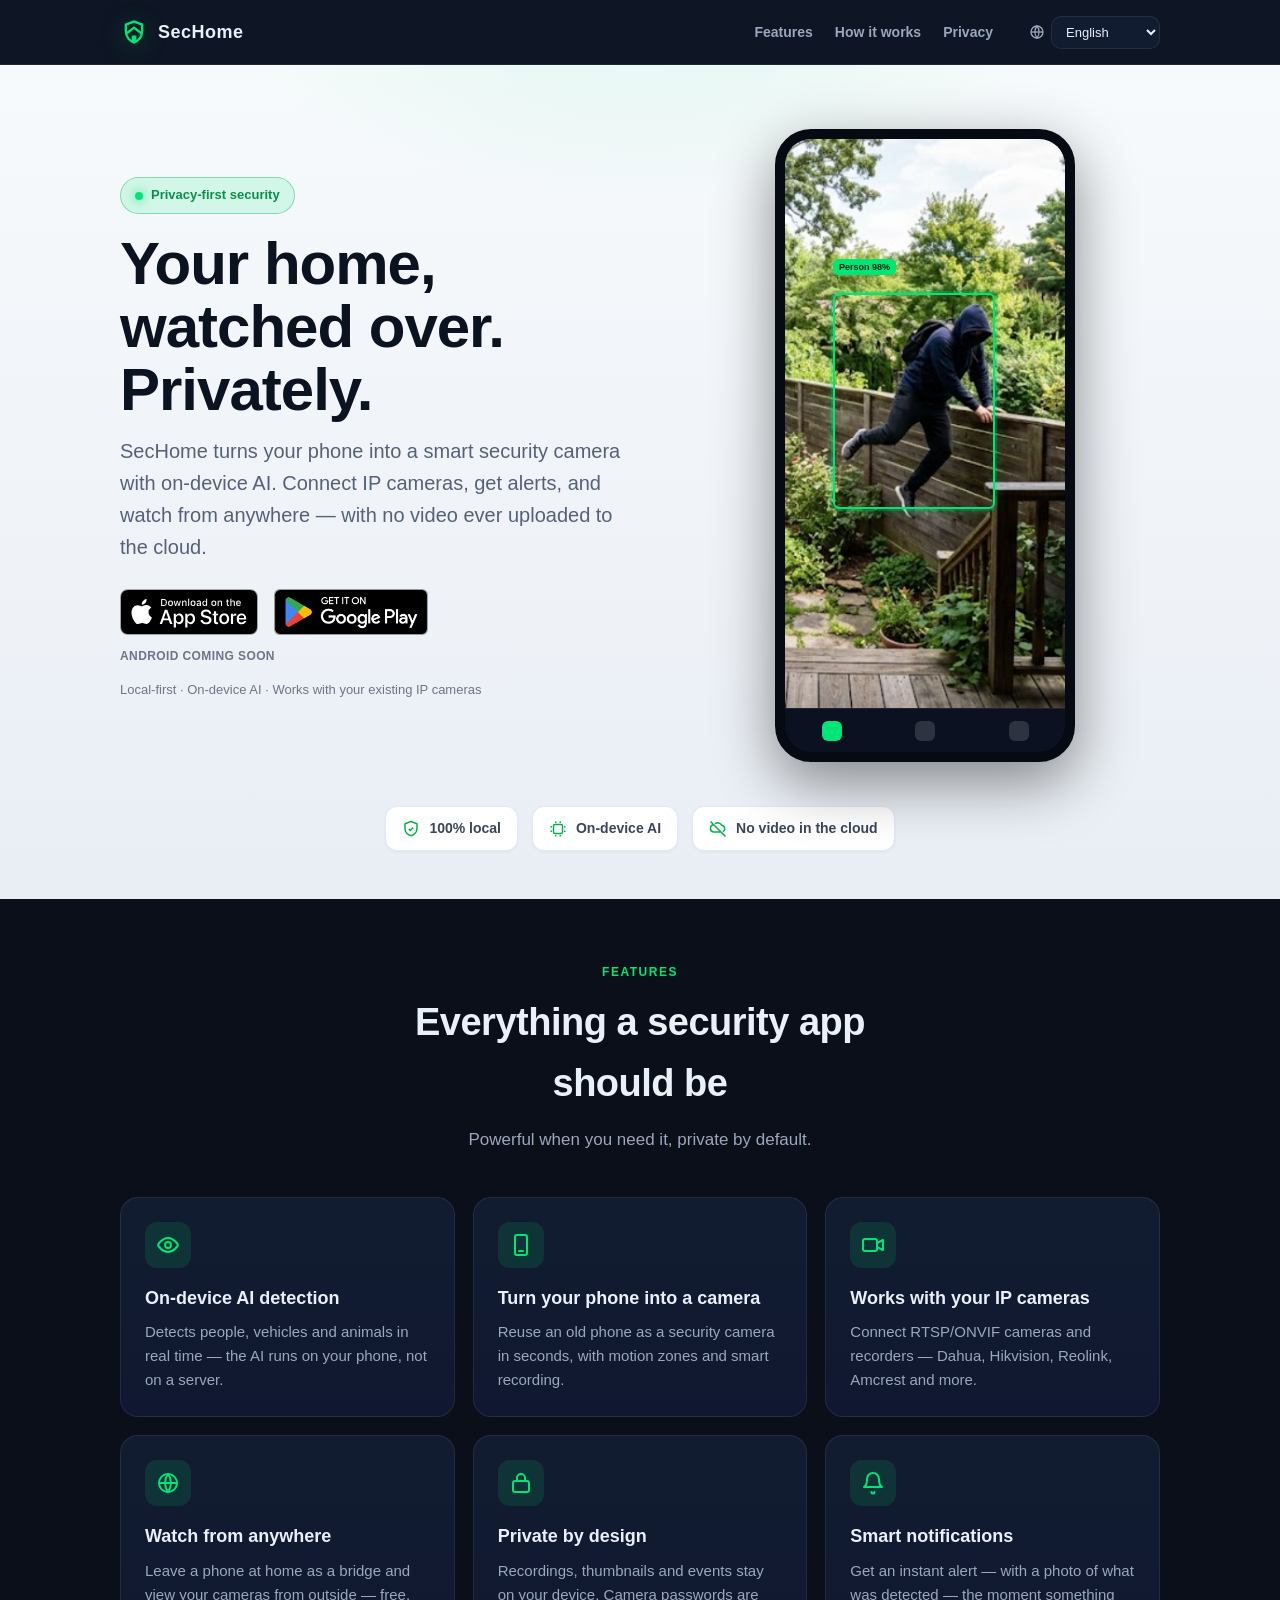
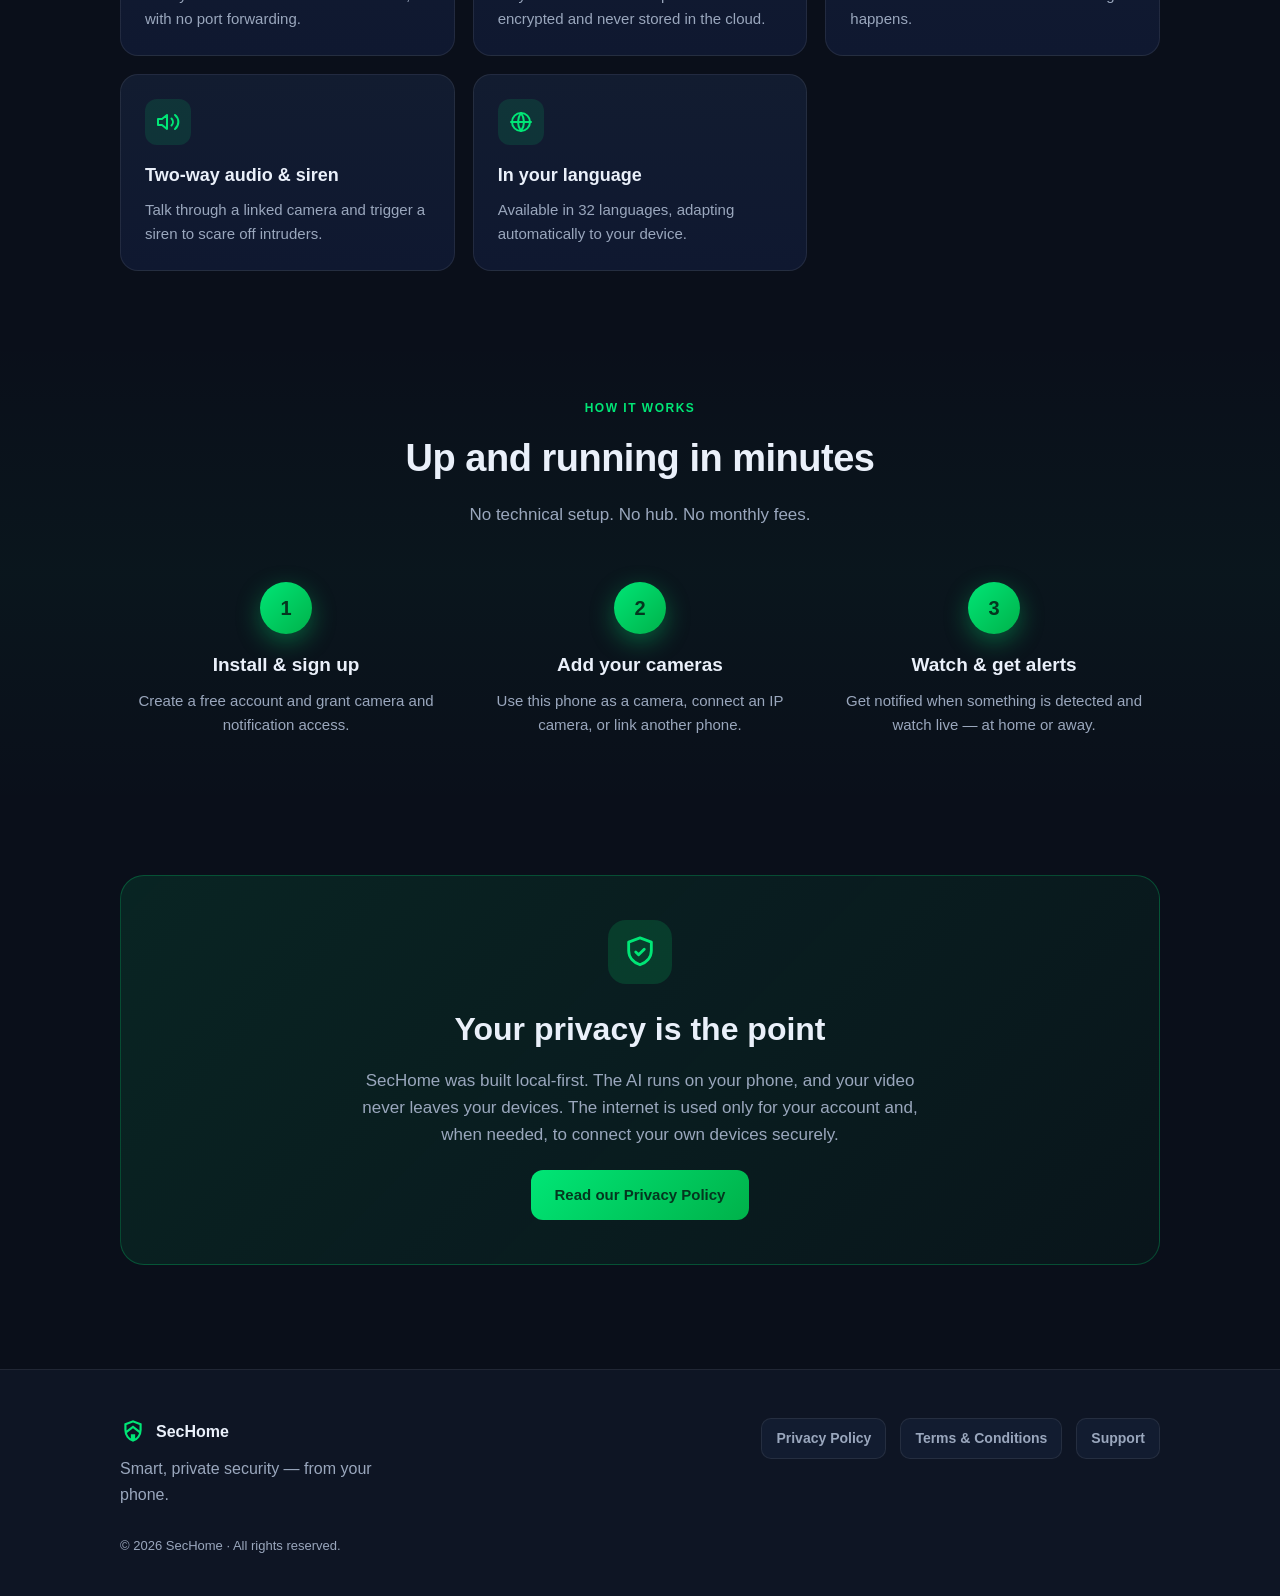
<file: index.html>
<!doctype html>
<html lang="en">
<head>
<meta charset="utf-8">
<meta name="viewport" content="width=device-width, initial-scale=1">
<title>SecHome — Smart home security from your phone</title>
<meta name="description" content="Turn your phone into a smart, private security camera.">
<link rel="icon" href="data:image/svg+xml,%3Csvg xmlns='http://www.w3.org/2000/svg' viewBox='0 -960 960 960'%3E%3Cpath fill='%2300E676' d='M480-80q-139-35-229.5-159.5T160-516v-244l320-120 320 120v244q0 152-90.5 276.5T480-80Z'/%3E%3C/svg%3E">
<link rel="stylesheet" href="assets/styles.css?v=6">
</head>
<body>

<header class="site"><div class="wrap nav">
  <a class="logo" href="index.html">
    <svg viewBox="0 -960 960 960" fill="#00E676" aria-hidden="true"><path d="M480-80q-139-35-229.5-159.5T160-516v-244l320-120 320 120v244q0 152-90.5 276.5T480-80Zm0-499L256-405q19 63 56 114.5t88 86.5v-156h160v156q51-35 88-86.5T704-405L480-579Zm0-216-240 90v189q0 5 .5 11t.5 11l239-186 239 186q0-5 .5-11t.5-11v-189l-240-90Z"/></svg>
    <b>SecHome</b>
  </a>
  <nav class="links">
    <a href="#features" data-i18n="nav_features">Features</a>
    <a href="#how" data-i18n="nav_how">How it works</a>
    <a href="privacy.html" data-i18n="nav_privacy">Privacy</a>
  </nav>
  <div class="langbox">
    <svg viewBox="0 0 24 24" fill="none" stroke="currentColor" stroke-width="2"><circle cx="12" cy="12" r="9"/><path d="M3 12h18"/><path d="M12 3a15 15 0 0 1 0 18 15 15 0 0 1 0-18Z"/></svg>
    <select id="langSel" aria-label="Language"></select>
  </div>
</div></header>

<main>
  <!-- HERO -->
  <section class="hero"><div class="wrap">
    <div class="hero-grid">
      <div class="hero-copy">
        <span class="badge"><span class="dot"></span><span data-i18n="hero_badge">Privacy-first security</span></span>
        <h1 data-i18n="hero_title">Your home, watched over. Privately.</h1>
        <p class="sub" data-i18n="hero_sub">SecHome turns your phone into a smart security camera with on-device AI.</p>
        <div class="cta-row">
          <a class="badge-link badge-appstore" href="https://apps.apple.com/us/app/sechome-cameras-ai/id6812426340" target="_blank" rel="noopener" aria-label="Download on the App Store"><img src="assets/appstore.svg" alt="Download on the App Store"></a>
          <a class="badge-link badge-googleplay" href="#" aria-label="Get it on Google Play"><img src="assets/googleplay.png?v=2" alt="Get it on Google Play"></a>
        </div>
        <p class="store-soon" data-i18n="store_soon">Coming soon</p>
        <p class="note" data-i18n="hero_note">Local-first · On-device AI · Works with your existing IP cameras</p>
      </div>

      <!-- Mockup -->
      <div class="hero-media">
        <div class="mock">
          <div class="glow"></div>
          <div class="phone"><div class="screen">
            <div class="cam">
              <img src="assets/intruder.png" alt="">
              <div class="box" style="left:17%;top:27%;width:58%;height:38%"></div>
              <div class="tag" style="left:17%;top:21%">Person 98%</div>
            </div>
            <div class="bar"><i class="on"></i><i></i><i></i></div>
          </div></div>
        </div>
      </div>
    </div>

    <div class="trust">
      <span class="pill"><svg viewBox="0 0 24 24" fill="none" stroke="currentColor" stroke-width="2"><path d="M12 2 4 5v6c0 5 3.5 8.5 8 10 4.5-1.5 8-5 8-10V5l-8-3Z"/><path d="m9 12 2 2 4-4"/></svg><span data-i18n="trust_1">100% local</span></span>
      <span class="pill"><svg viewBox="0 0 24 24" fill="none" stroke="currentColor" stroke-width="2"><rect x="6" y="6" width="12" height="12" rx="2"/><path d="M9 2v2M15 2v2M9 20v2M15 20v2M2 9h2M2 15h2M20 9h2M20 15h2"/></svg><span data-i18n="trust_2">On-device AI</span></span>
      <span class="pill"><svg viewBox="0 0 24 24" fill="none" stroke="currentColor" stroke-width="2"><path d="m2 2 20 20M5.8 6.2A5 5 0 0 0 6 16h10M18.4 15.5A4.5 4.5 0 0 0 17 7a6 6 0 0 0-9-2"/></svg><span data-i18n="trust_3">No video in the cloud</span></span>
    </div>
  </div></section>

  <!-- FEATURES -->
  <section id="features"><div class="wrap">
    <div class="section-h">
      <div class="kicker" data-i18n="feat_kicker">Features</div>
      <h2 data-i18n="feat_title">Everything a security app should be</h2>
      <p data-i18n="feat_sub">Powerful when you need it, private by default.</p>
    </div>
    <div class="grid">
      <div class="card"><div class="ic"><svg viewBox="0 0 24 24" fill="none" stroke="currentColor" stroke-width="2" stroke-linecap="round" stroke-linejoin="round"><path d="M2 12s3.5-7 10-7 10 7 10 7-3.5 7-10 7-10-7-10-7Z"/><circle cx="12" cy="12" r="3"/></svg></div><h3 data-i18n="f1_t">On-device AI detection</h3><p data-i18n="f1_d"></p></div>
      <div class="card"><div class="ic"><svg viewBox="0 0 24 24" fill="none" stroke="currentColor" stroke-width="2" stroke-linecap="round" stroke-linejoin="round"><rect x="6" y="2" width="12" height="20" rx="2"/><line x1="10" y1="18" x2="14" y2="18"/></svg></div><h3 data-i18n="f2_t">Turn your phone into a camera</h3><p data-i18n="f2_d"></p></div>
      <div class="card"><div class="ic"><svg viewBox="0 0 24 24" fill="none" stroke="currentColor" stroke-width="2" stroke-linecap="round" stroke-linejoin="round"><rect x="2" y="6" width="14" height="12" rx="2"/><path d="m16 10 6-3v10l-6-3"/></svg></div><h3 data-i18n="f3_t">Works with your IP cameras</h3><p data-i18n="f3_d"></p></div>
      <div class="card"><div class="ic"><svg viewBox="0 0 24 24" fill="none" stroke="currentColor" stroke-width="2" stroke-linecap="round" stroke-linejoin="round"><circle cx="12" cy="12" r="9"/><path d="M3 12h18"/><path d="M12 3a15 15 0 0 1 0 18 15 15 0 0 1 0-18Z"/></svg></div><h3 data-i18n="f4_t">Watch from anywhere</h3><p data-i18n="f4_d"></p></div>
      <div class="card"><div class="ic"><svg viewBox="0 0 24 24" fill="none" stroke="currentColor" stroke-width="2" stroke-linecap="round" stroke-linejoin="round"><rect x="4" y="10" width="16" height="11" rx="2"/><path d="M8 10V7a4 4 0 0 1 8 0v3"/></svg></div><h3 data-i18n="f5_t">Private by design</h3><p data-i18n="f5_d"></p></div>
      <div class="card"><div class="ic"><svg viewBox="0 0 24 24" fill="none" stroke="currentColor" stroke-width="2" stroke-linecap="round" stroke-linejoin="round"><path d="M6 8a6 6 0 0 1 12 0c0 7 3 8 3 8H3s3-1 3-8"/><path d="M10.5 21a1.5 1.5 0 0 0 3 0"/></svg></div><h3 data-i18n="f6_t">Smart notifications</h3><p data-i18n="f6_d"></p></div>
      <div class="card"><div class="ic"><svg viewBox="0 0 24 24" fill="none" stroke="currentColor" stroke-width="2" stroke-linecap="round" stroke-linejoin="round"><path d="M11 5 6 9H2v6h4l5 4V5Z"/><path d="M15.5 8.5a5 5 0 0 1 0 7M19 5a9 9 0 0 1 0 14"/></svg></div><h3 data-i18n="f7_t">Two-way audio & siren</h3><p data-i18n="f7_d"></p></div>
      <div class="card"><div class="ic"><svg viewBox="0 0 24 24" fill="none" stroke="currentColor" stroke-width="2" stroke-linecap="round" stroke-linejoin="round"><circle cx="12" cy="12" r="9"/><path d="M2 12h20M12 3a15 15 0 0 1 0 18 15 15 0 0 1 0-18Z"/></svg></div><h3 data-i18n="f8_t">In your language</h3><p data-i18n="f8_d"></p></div>
    </div>
  </div></section>

  <!-- HOW IT WORKS -->
  <section id="how" style="background:linear-gradient(180deg,transparent,rgba(0,230,118,.03),transparent)"><div class="wrap">
    <div class="section-h">
      <div class="kicker" data-i18n="how_kicker">How it works</div>
      <h2 data-i18n="how_title">Up and running in minutes</h2>
      <p data-i18n="how_sub">No technical setup. No hub. No monthly fees.</p>
    </div>
    <div class="steps">
      <div class="step"><div class="num">1</div><h3 data-i18n="s1_t">Install & sign up</h3><p data-i18n="s1_d"></p></div>
      <div class="step"><div class="num">2</div><h3 data-i18n="s2_t">Add your cameras</h3><p data-i18n="s2_d"></p></div>
      <div class="step"><div class="num">3</div><h3 data-i18n="s3_t">Watch & get alerts</h3><p data-i18n="s3_d"></p></div>
    </div>
  </div></section>

  <!-- PRIVACY TEASER -->
  <section><div class="wrap">
    <div class="privacy-teaser">
      <div class="ic"><svg viewBox="0 0 24 24" fill="none" stroke="currentColor" stroke-width="2" stroke-linecap="round" stroke-linejoin="round"><path d="M12 2 4 5v6c0 5 3.5 8.5 8 10 4.5-1.5 8-5 8-10V5l-8-3Z"/><path d="m9 12 2 2 4-4"/></svg></div>
      <h2 data-i18n="pt_title">Your privacy is the point</h2>
      <p data-i18n="pt_body"></p>
      <a class="btn" href="privacy.html"><span data-i18n="pt_cta">Read our Privacy Policy</span></a>
    </div>
  </div></section>
</main>

<footer class="site"><div class="wrap">
  <div class="foot">
    <div>
      <div class="brand"><svg viewBox="0 -960 960 960" fill="#00E676" aria-hidden="true"><path d="M480-80q-139-35-229.5-159.5T160-516v-244l320-120 320 120v244q0 152-90.5 276.5T480-80Zm0-499L256-405q19 63 56 114.5t88 86.5v-156h160v156q51-35 88-86.5T704-405L480-579Zm0-216-240 90v189q0 5 .5 11t.5 11l239-186 239 186q0-5 .5-11t.5-11v-189l-240-90Z"/></svg><span>SecHome</span></div>
      <p style="color:var(--muted);max-width:34ch;margin:12px 0 0" data-i18n="footer_tagline">Smart, private security — from your phone.</p>
    </div>
    <div class="links">
      <a href="privacy.html" data-i18n="footer_privacy">Privacy Policy</a>
      <a href="terms.html" data-i18n="footer_terms">Terms & Conditions</a>
      <a href="support.html" data-i18n="footer_support">Support</a>
    </div>
  </div>
  <div class="foot-bottom">
    <span>© <span data-year>2026</span> SecHome · <span data-i18n="footer_rights">All rights reserved.</span></span>
  </div>
</div></footer>

<script src="assets/i18n.js"></script>
<script src="assets/app.js"></script>
</body>
</html>
</file>
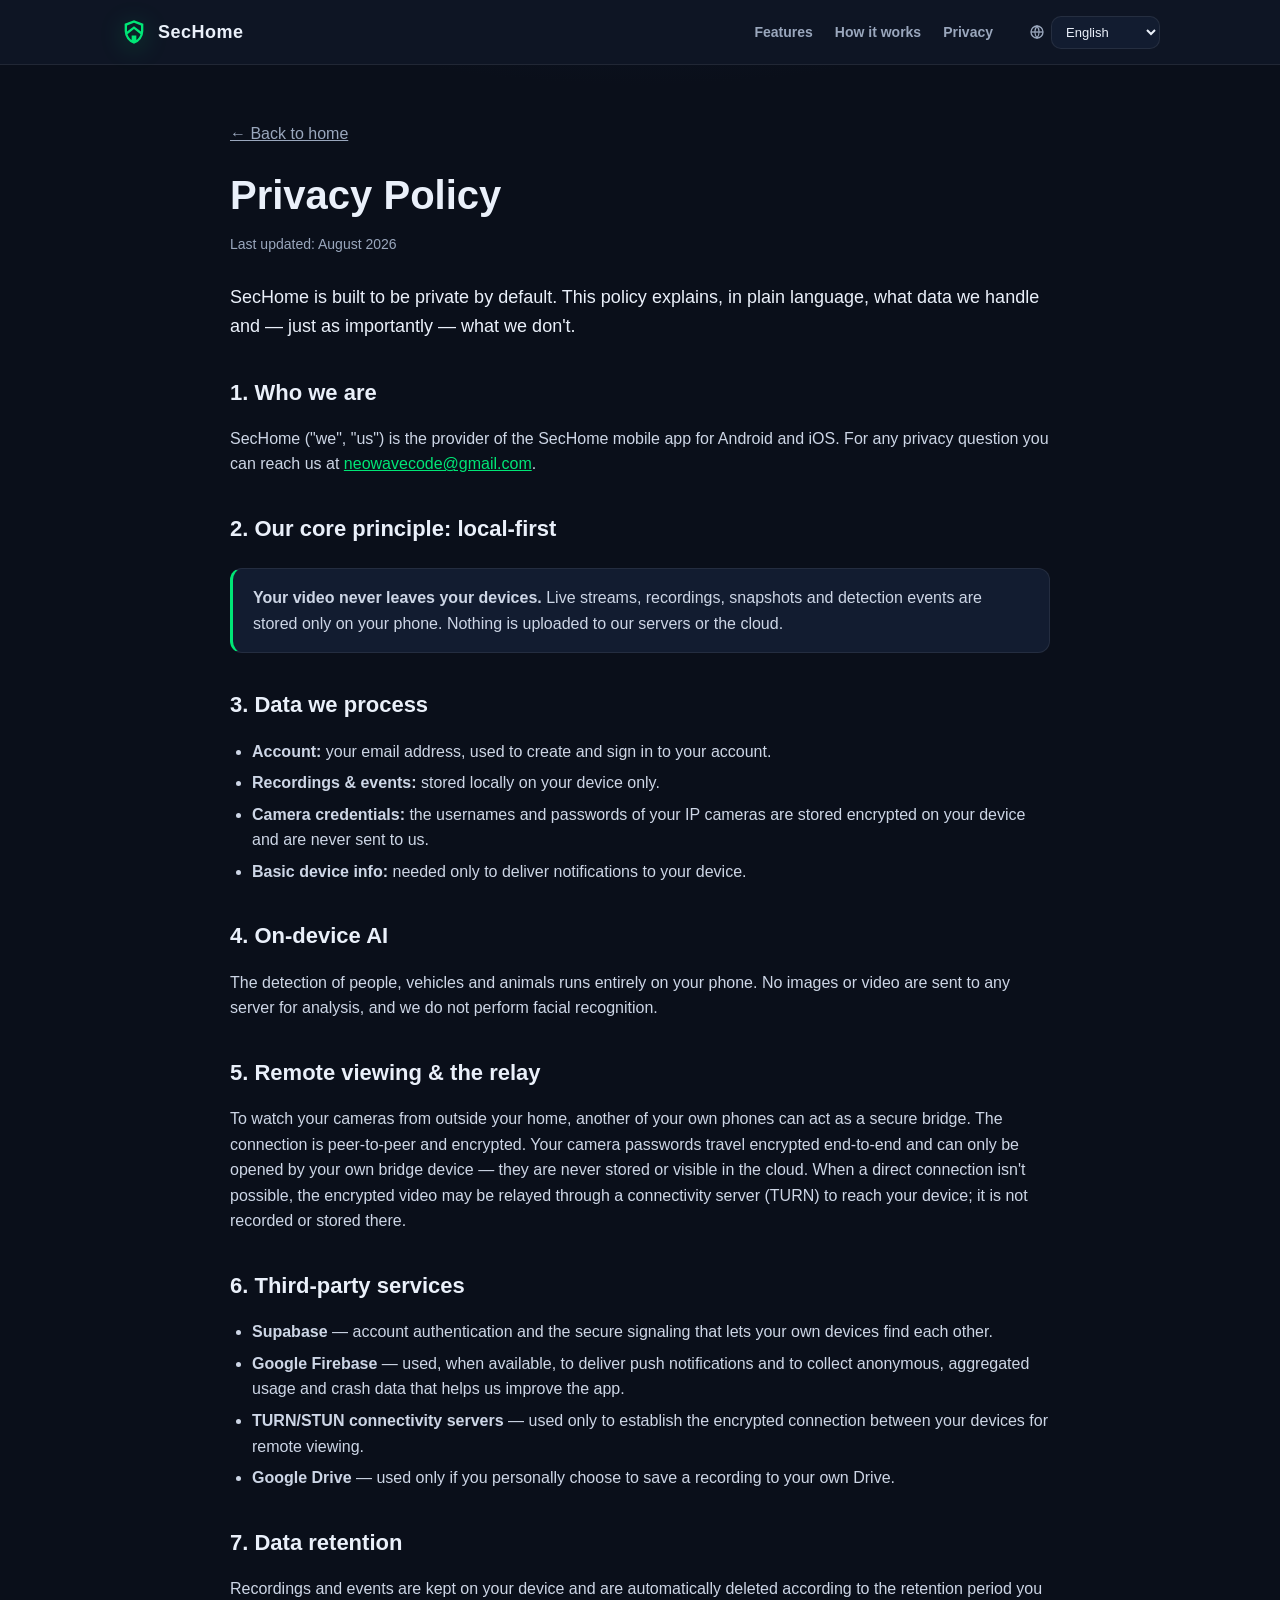
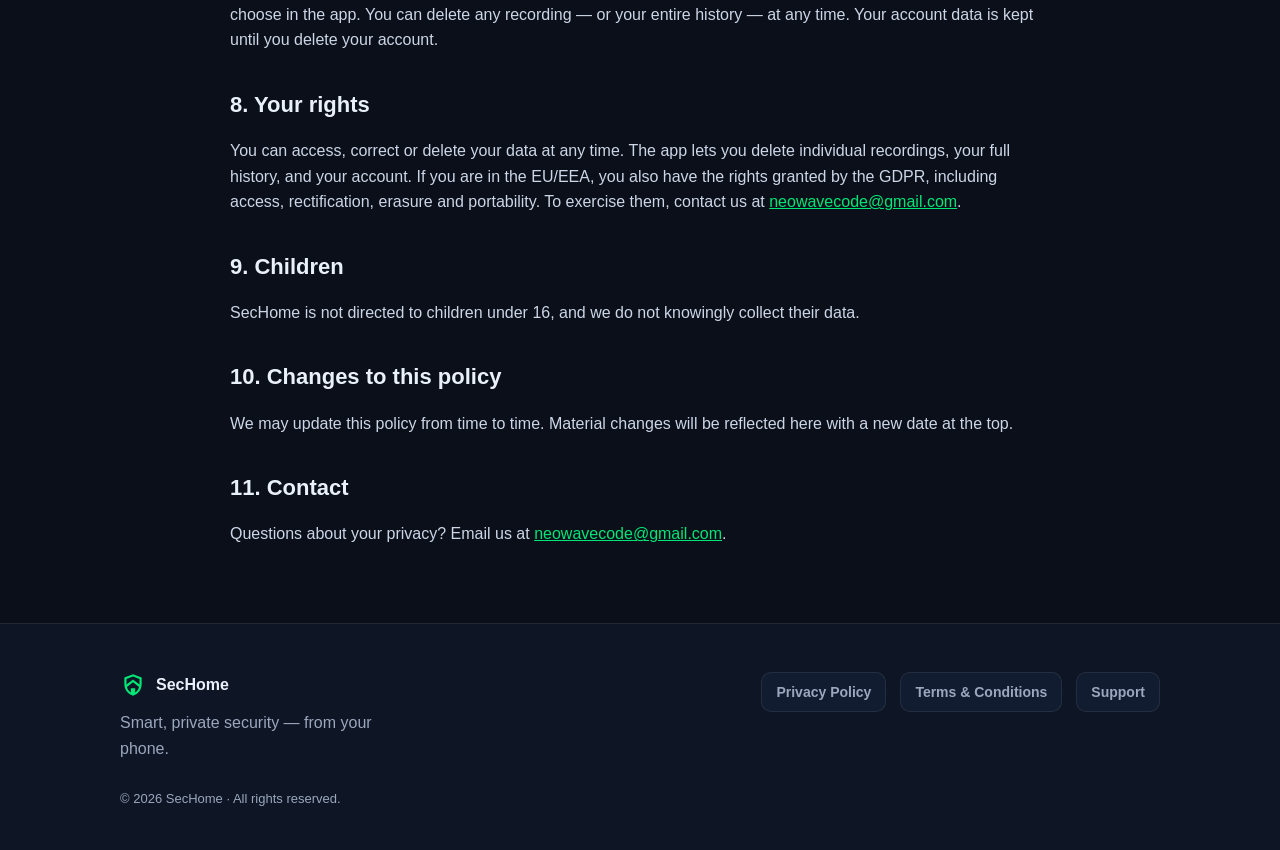
<file: privacy.html>
<!doctype html>
<html lang="en">
<head>
<meta charset="utf-8">
<meta name="viewport" content="width=device-width, initial-scale=1">
<title>Privacy Policy — SecHome</title>
<meta name="description" content="How SecHome protects your privacy.">
<link rel="icon" href="data:image/svg+xml,%3Csvg xmlns='http://www.w3.org/2000/svg' viewBox='0 -960 960 960'%3E%3Cpath fill='%2300E676' d='M480-80q-139-35-229.5-159.5T160-516v-244l320-120 320 120v244q0 152-90.5 276.5T480-80Z'/%3E%3C/svg%3E">
<link rel="stylesheet" href="assets/styles.css">
</head>
<body>

<header class="site"><div class="wrap nav">
  <a class="logo" href="index.html">
    <svg viewBox="0 -960 960 960" fill="#00E676" aria-hidden="true"><path d="M480-80q-139-35-229.5-159.5T160-516v-244l320-120 320 120v244q0 152-90.5 276.5T480-80Zm0-499L256-405q19 63 56 114.5t88 86.5v-156h160v156q51-35 88-86.5T704-405L480-579Zm0-216-240 90v189q0 5 .5 11t.5 11l239-186 239 186q0-5 .5-11t.5-11v-189l-240-90Z"/></svg>
    <b>SecHome</b>
  </a>
  <nav class="links">
    <a href="index.html#features" data-i18n="nav_features">Features</a>
    <a href="index.html#how" data-i18n="nav_how">How it works</a>
    <a href="privacy.html" data-i18n="nav_privacy">Privacy</a>
  </nav>
  <div class="langbox">
    <svg viewBox="0 0 24 24" fill="none" stroke="currentColor" stroke-width="2"><circle cx="12" cy="12" r="9"/><path d="M3 12h18"/><path d="M12 3a15 15 0 0 1 0 18 15 15 0 0 1 0-18Z"/></svg>
    <select id="langSel" aria-label="Language"></select>
  </div>
</div></header>

<main><div class="wrap"><article class="doc">
  <p><a href="index.html" style="color:var(--muted)" data-i18n="back_home">← Back to home</a></p>
  <h1 data-i18n="pp_title">Privacy Policy</h1>
  <div class="updated" data-i18n="pp_updated">Last updated: August 2026</div>
  <div data-i18n-html="pp_lead"></div>
  <h2 data-i18n="pp_s1_h"></h2><div data-i18n-html="pp_s1_b"></div>
  <h2 data-i18n="pp_s2_h"></h2><div data-i18n-html="pp_s2_b"></div>
  <h2 data-i18n="pp_s3_h"></h2><div data-i18n-html="pp_s3_b"></div>
  <h2 data-i18n="pp_s4_h"></h2><div data-i18n-html="pp_s4_b"></div>
  <h2 data-i18n="pp_s5_h"></h2><div data-i18n-html="pp_s5_b"></div>
  <h2 data-i18n="pp_s6_h"></h2><div data-i18n-html="pp_s6_b"></div>
  <h2 data-i18n="pp_s7_h"></h2><div data-i18n-html="pp_s7_b"></div>
  <h2 data-i18n="pp_s8_h"></h2><div data-i18n-html="pp_s8_b"></div>
  <h2 data-i18n="pp_s9_h"></h2><div data-i18n-html="pp_s9_b"></div>
  <h2 data-i18n="pp_s10_h"></h2><div data-i18n-html="pp_s10_b"></div>
  <h2 data-i18n="pp_s11_h"></h2><div data-i18n-html="pp_s11_b"></div>
</article></div></main>

<footer class="site"><div class="wrap">
  <div class="foot">
    <div>
      <div class="brand"><svg viewBox="0 -960 960 960" fill="#00E676" aria-hidden="true"><path d="M480-80q-139-35-229.5-159.5T160-516v-244l320-120 320 120v244q0 152-90.5 276.5T480-80Zm0-499L256-405q19 63 56 114.5t88 86.5v-156h160v156q51-35 88-86.5T704-405L480-579Zm0-216-240 90v189q0 5 .5 11t.5 11l239-186 239 186q0-5 .5-11t.5-11v-189l-240-90Z"/></svg><span>SecHome</span></div>
      <p style="color:var(--muted);max-width:34ch;margin:12px 0 0" data-i18n="footer_tagline">Smart, private security — from your phone.</p>
    </div>
    <div class="links">
      <a href="privacy.html" data-i18n="footer_privacy">Privacy Policy</a>
      <a href="terms.html" data-i18n="footer_terms">Terms & Conditions</a>
      <a href="support.html" data-i18n="footer_support">Support</a>
    </div>
  </div>
  <div class="foot-bottom">
    <span>© <span data-year>2026</span> SecHome · <span data-i18n="footer_rights">All rights reserved.</span></span>
  </div>
</div></footer>

<script src="assets/i18n.js"></script>
<script src="assets/app.js"></script>
</body>
</html>
</file>
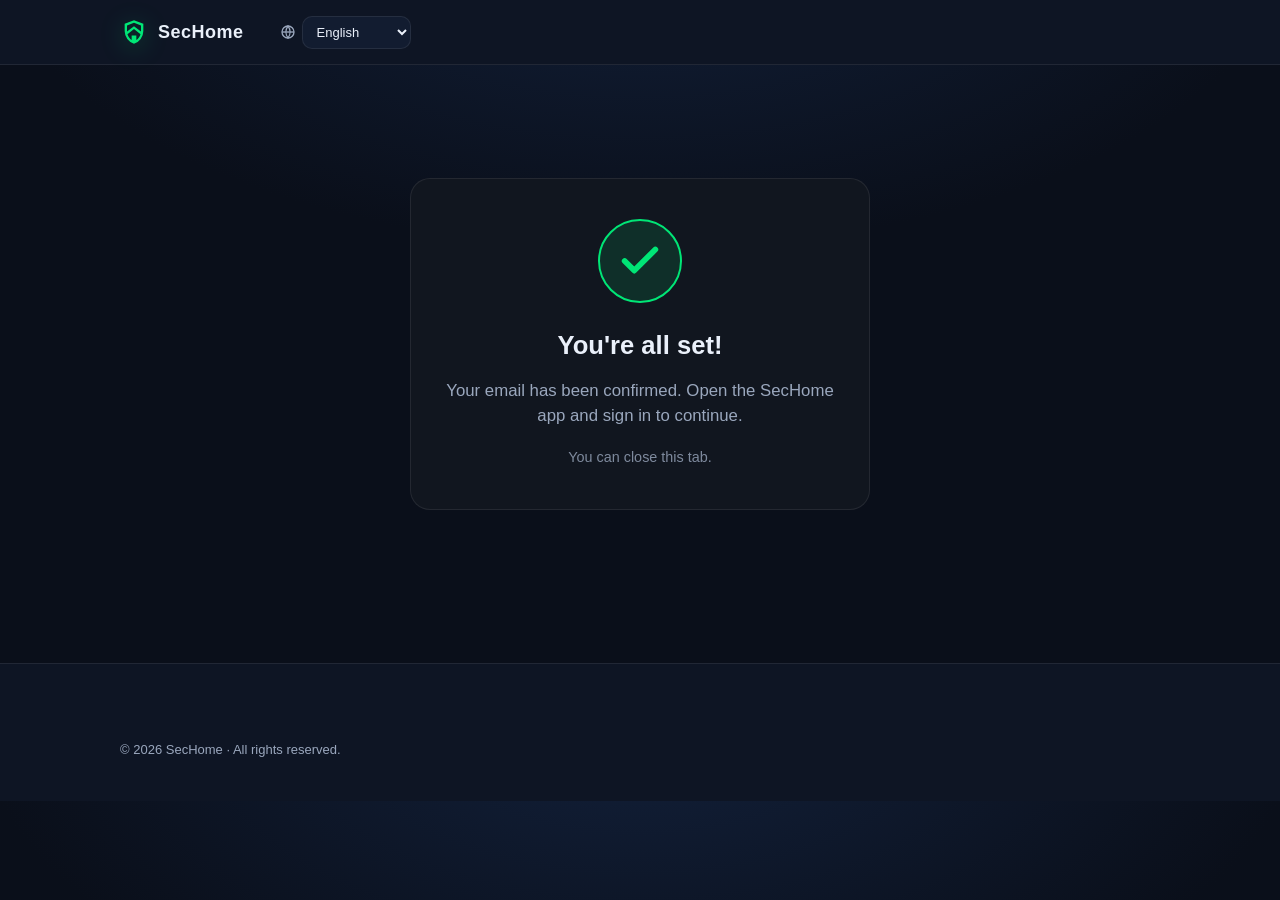
<file: registro-exitoso.html>
<!doctype html>
<html lang="en">
<head>
<meta charset="utf-8">
<meta name="viewport" content="width=device-width, initial-scale=1">
<title>SecHome</title>
<meta name="description" content="Email confirmed — SecHome.">
<link rel="icon" href="data:image/svg+xml,%3Csvg xmlns='http://www.w3.org/2000/svg' viewBox='0 -960 960 960'%3E%3Cpath fill='%2300E676' d='M480-80q-139-35-229.5-159.5T160-516v-244l320-120 320 120v244q0 152-90.5 276.5T480-80Z'/%3E%3C/svg%3E">
<link rel="stylesheet" href="assets/styles.css">
<style>
  .success-wrap { min-height: 62vh; display: flex; align-items: center; justify-content: center; padding: 48px 0; }
  .success-card {
    max-width: 460px; width: 100%; text-align: center;
    background: var(--card, #11161f); border: 1px solid rgba(255,255,255,.08);
    border-radius: 20px; padding: 40px 28px;
  }
  .success-check {
    width: 84px; height: 84px; margin: 0 auto 22px; border-radius: 50%;
    display: flex; align-items: center; justify-content: center;
    background: rgba(0,230,118,.12); border: 2px solid #00E676;
  }
  .success-check svg { width: 46px; height: 46px; }
  .success-card h1 { font-size: 1.6rem; margin: 0 0 12px; }
  .success-card p.msg { color: var(--muted); font-size: 1.05rem; line-height: 1.5; margin: 0 0 18px; }
  .success-card p.hint { color: var(--muted); font-size: .9rem; opacity: .8; margin: 0; }
</style>
</head>
<body>

<header class="site"><div class="wrap nav">
  <a class="logo" href="index.html">
    <svg viewBox="0 -960 960 960" fill="#00E676" aria-hidden="true"><path d="M480-80q-139-35-229.5-159.5T160-516v-244l320-120 320 120v244q0 152-90.5 276.5T480-80Zm0-499L256-405q19 63 56 114.5t88 86.5v-156h160v156q51-35 88-86.5T704-405L480-579Zm0-216-240 90v189q0 5 .5 11t.5 11l239-186 239 186q0-5 .5-11t.5-11v-189l-240-90Z"/></svg>
    <b>SecHome</b>
  </a>
  <div class="langbox">
    <svg viewBox="0 0 24 24" fill="none" stroke="currentColor" stroke-width="2"><circle cx="12" cy="12" r="9"/><path d="M3 12h18"/><path d="M12 3a15 15 0 0 1 0 18 15 15 0 0 1 0-18Z"/></svg>
    <select id="langSel" aria-label="Language"></select>
  </div>
</div></header>

<main><div class="wrap">
  <div class="success-wrap">
    <div class="success-card">
      <div class="success-check">
        <svg viewBox="0 0 24 24" fill="none" stroke="#00E676" stroke-width="3" stroke-linecap="round" stroke-linejoin="round" aria-hidden="true"><path d="M20 6 9 17l-5-5"/></svg>
      </div>
      <h1 data-i18n="rs_title">You're all set!</h1>
      <p class="msg" data-i18n="rs_msg">Your email has been confirmed. Open the SecHome app and sign in to continue.</p>
      <p class="hint" data-i18n="rs_hint">You can close this tab.</p>
    </div>
  </div>
</div></main>

<footer class="site"><div class="wrap">
  <div class="foot-bottom">
    <span>© <span data-year>2026</span> SecHome · <span data-i18n="footer_rights">All rights reserved.</span></span>
  </div>
</div></footer>

<script src="assets/i18n.js"></script>
<script src="assets/i18n_success.js"></script>
<script src="assets/app.js"></script>
</body>
</html>
</file>
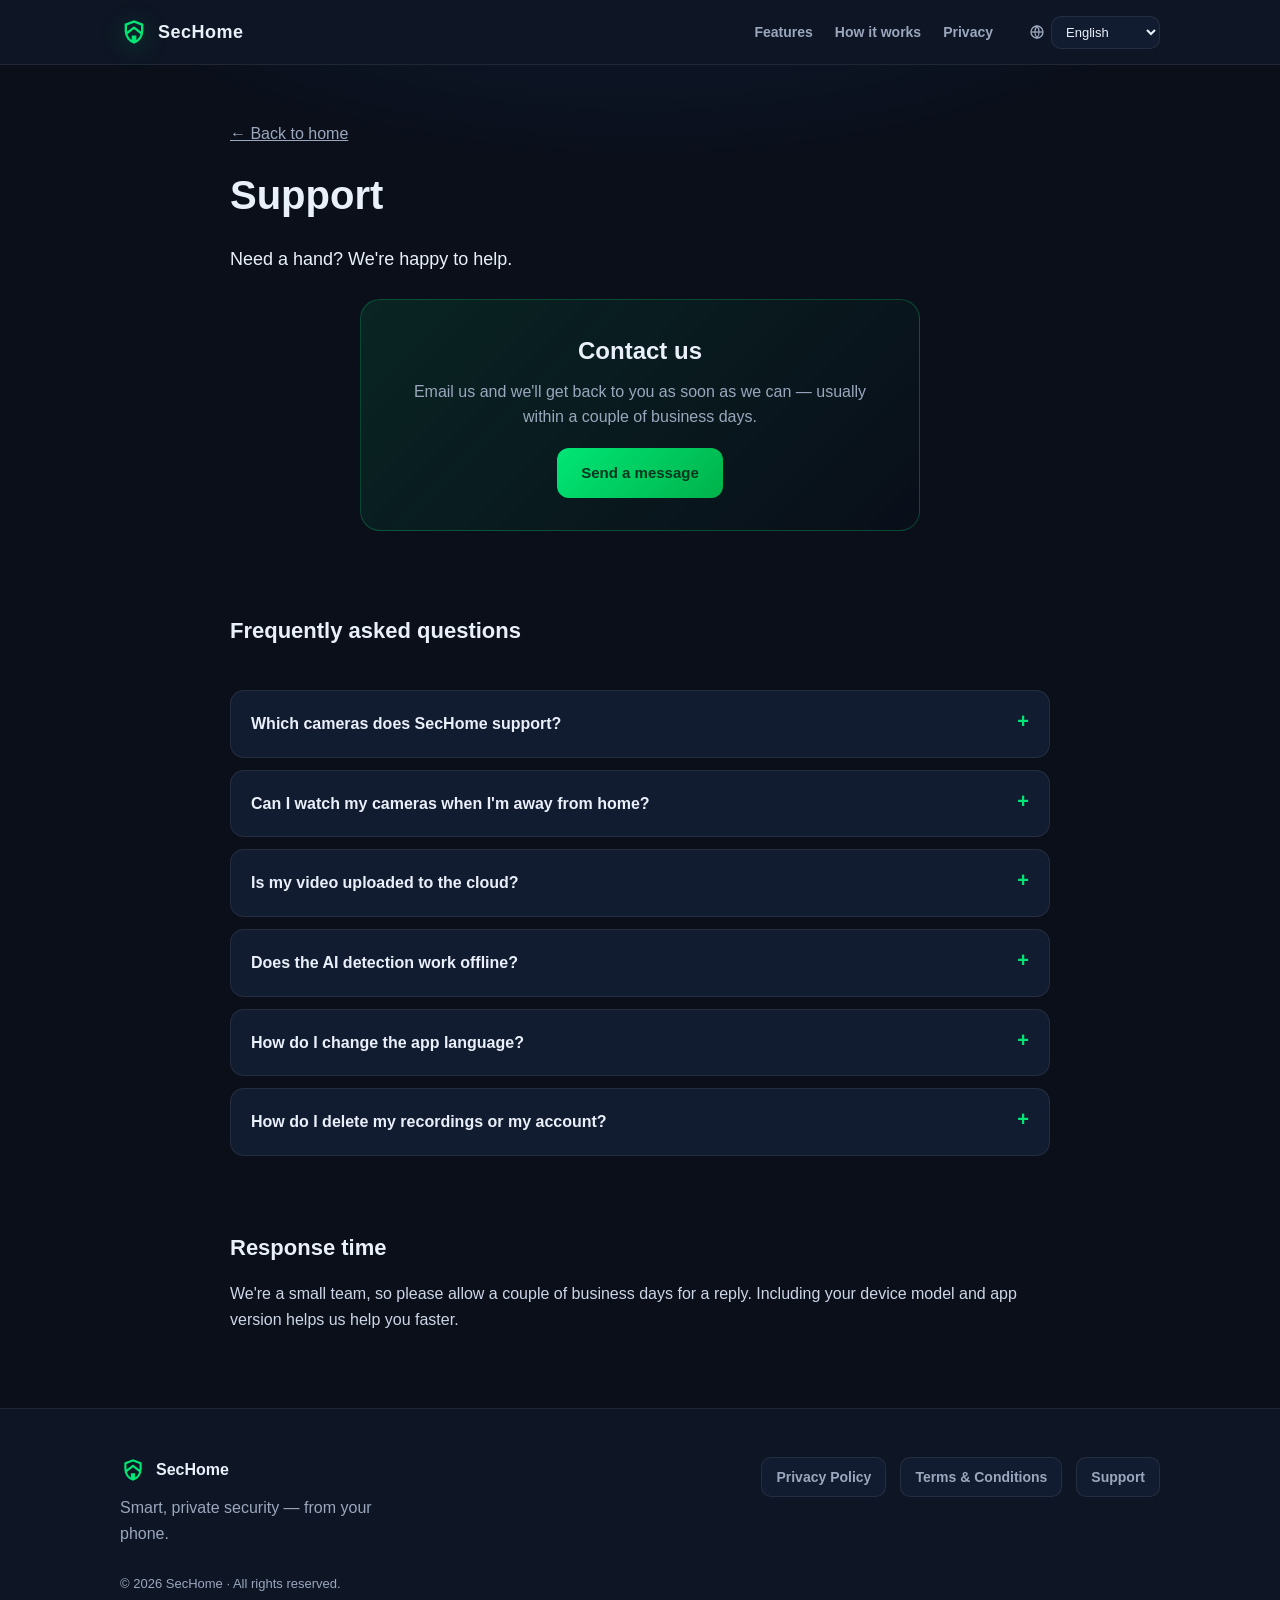
<file: support.html>
<!doctype html>
<html lang="en">
<head>
<meta charset="utf-8">
<meta name="viewport" content="width=device-width, initial-scale=1">
<title>Support — SecHome</title>
<meta name="description" content="Get help with SecHome.">
<link rel="icon" href="data:image/svg+xml,%3Csvg xmlns='http://www.w3.org/2000/svg' viewBox='0 -960 960 960'%3E%3Cpath fill='%2300E676' d='M480-80q-139-35-229.5-159.5T160-516v-244l320-120 320 120v244q0 152-90.5 276.5T480-80Z'/%3E%3C/svg%3E">
<link rel="stylesheet" href="assets/styles.css">
</head>
<body>

<header class="site"><div class="wrap nav">
  <a class="logo" href="index.html">
    <svg viewBox="0 -960 960 960" fill="#00E676" aria-hidden="true"><path d="M480-80q-139-35-229.5-159.5T160-516v-244l320-120 320 120v244q0 152-90.5 276.5T480-80Zm0-499L256-405q19 63 56 114.5t88 86.5v-156h160v156q51-35 88-86.5T704-405L480-579Zm0-216-240 90v189q0 5 .5 11t.5 11l239-186 239 186q0-5 .5-11t.5-11v-189l-240-90Z"/></svg>
    <b>SecHome</b>
  </a>
  <nav class="links">
    <a href="index.html#features" data-i18n="nav_features">Features</a>
    <a href="index.html#how" data-i18n="nav_how">How it works</a>
    <a href="privacy.html" data-i18n="nav_privacy">Privacy</a>
  </nav>
  <div class="langbox">
    <svg viewBox="0 0 24 24" fill="none" stroke="currentColor" stroke-width="2"><circle cx="12" cy="12" r="9"/><path d="M3 12h18"/><path d="M12 3a15 15 0 0 1 0 18 15 15 0 0 1 0-18Z"/></svg>
    <select id="langSel" aria-label="Language"></select>
  </div>
</div></header>

<main><div class="wrap">
  <div class="doc" style="padding-bottom:8px">
    <p><a href="index.html" style="color:var(--muted)" data-i18n="back_home">← Back to home</a></p>
    <h1 data-i18n="sup_title">Support</h1>
    <div data-i18n-html="sup_lead"></div>
  </div>

  <div class="contact-card">
    <h2 data-i18n="sup_contact_h">Contact us</h2>
    <p style="color:var(--muted);margin:0" data-i18n="sup_contact_b"></p>
    <a class="btn" style="margin-top:18px" href="mailto:neowavecode@gmail.com" data-i18n="sup_send">Send a message</a>
  </div>

  <div class="doc" style="padding-top:8px">
    <h2 data-i18n="sup_faq_h">Frequently asked questions</h2>
  </div>
  <div class="faq">
    <details><summary data-i18n="faq1_q"></summary><p data-i18n="faq1_a"></p></details>
    <details><summary data-i18n="faq2_q"></summary><p data-i18n="faq2_a"></p></details>
    <details><summary data-i18n="faq3_q"></summary><p data-i18n="faq3_a"></p></details>
    <details><summary data-i18n="faq4_q"></summary><p data-i18n="faq4_a"></p></details>
    <details><summary data-i18n="faq5_q"></summary><p data-i18n="faq5_a"></p></details>
    <details><summary data-i18n="faq6_q"></summary><p data-i18n="faq6_a"></p></details>
  </div>

  <div class="doc" style="padding-top:28px">
    <h2 data-i18n="sup_response_h">Response time</h2>
    <p data-i18n="sup_response_b"></p>
  </div>
</div></main>

<footer class="site"><div class="wrap">
  <div class="foot">
    <div>
      <div class="brand"><svg viewBox="0 -960 960 960" fill="#00E676" aria-hidden="true"><path d="M480-80q-139-35-229.5-159.5T160-516v-244l320-120 320 120v244q0 152-90.5 276.5T480-80Zm0-499L256-405q19 63 56 114.5t88 86.5v-156h160v156q51-35 88-86.5T704-405L480-579Zm0-216-240 90v189q0 5 .5 11t.5 11l239-186 239 186q0-5 .5-11t.5-11v-189l-240-90Z"/></svg><span>SecHome</span></div>
      <p style="color:var(--muted);max-width:34ch;margin:12px 0 0" data-i18n="footer_tagline">Smart, private security — from your phone.</p>
    </div>
    <div class="links">
      <a href="privacy.html" data-i18n="footer_privacy">Privacy Policy</a>
      <a href="terms.html" data-i18n="footer_terms">Terms & Conditions</a>
      <a href="support.html" data-i18n="footer_support">Support</a>
    </div>
  </div>
  <div class="foot-bottom">
    <span>© <span data-year>2026</span> SecHome · <span data-i18n="footer_rights">All rights reserved.</span></span>
  </div>
</div></footer>

<script src="assets/i18n.js"></script>
<script src="assets/app.js"></script>
</body>
</html>
</file>
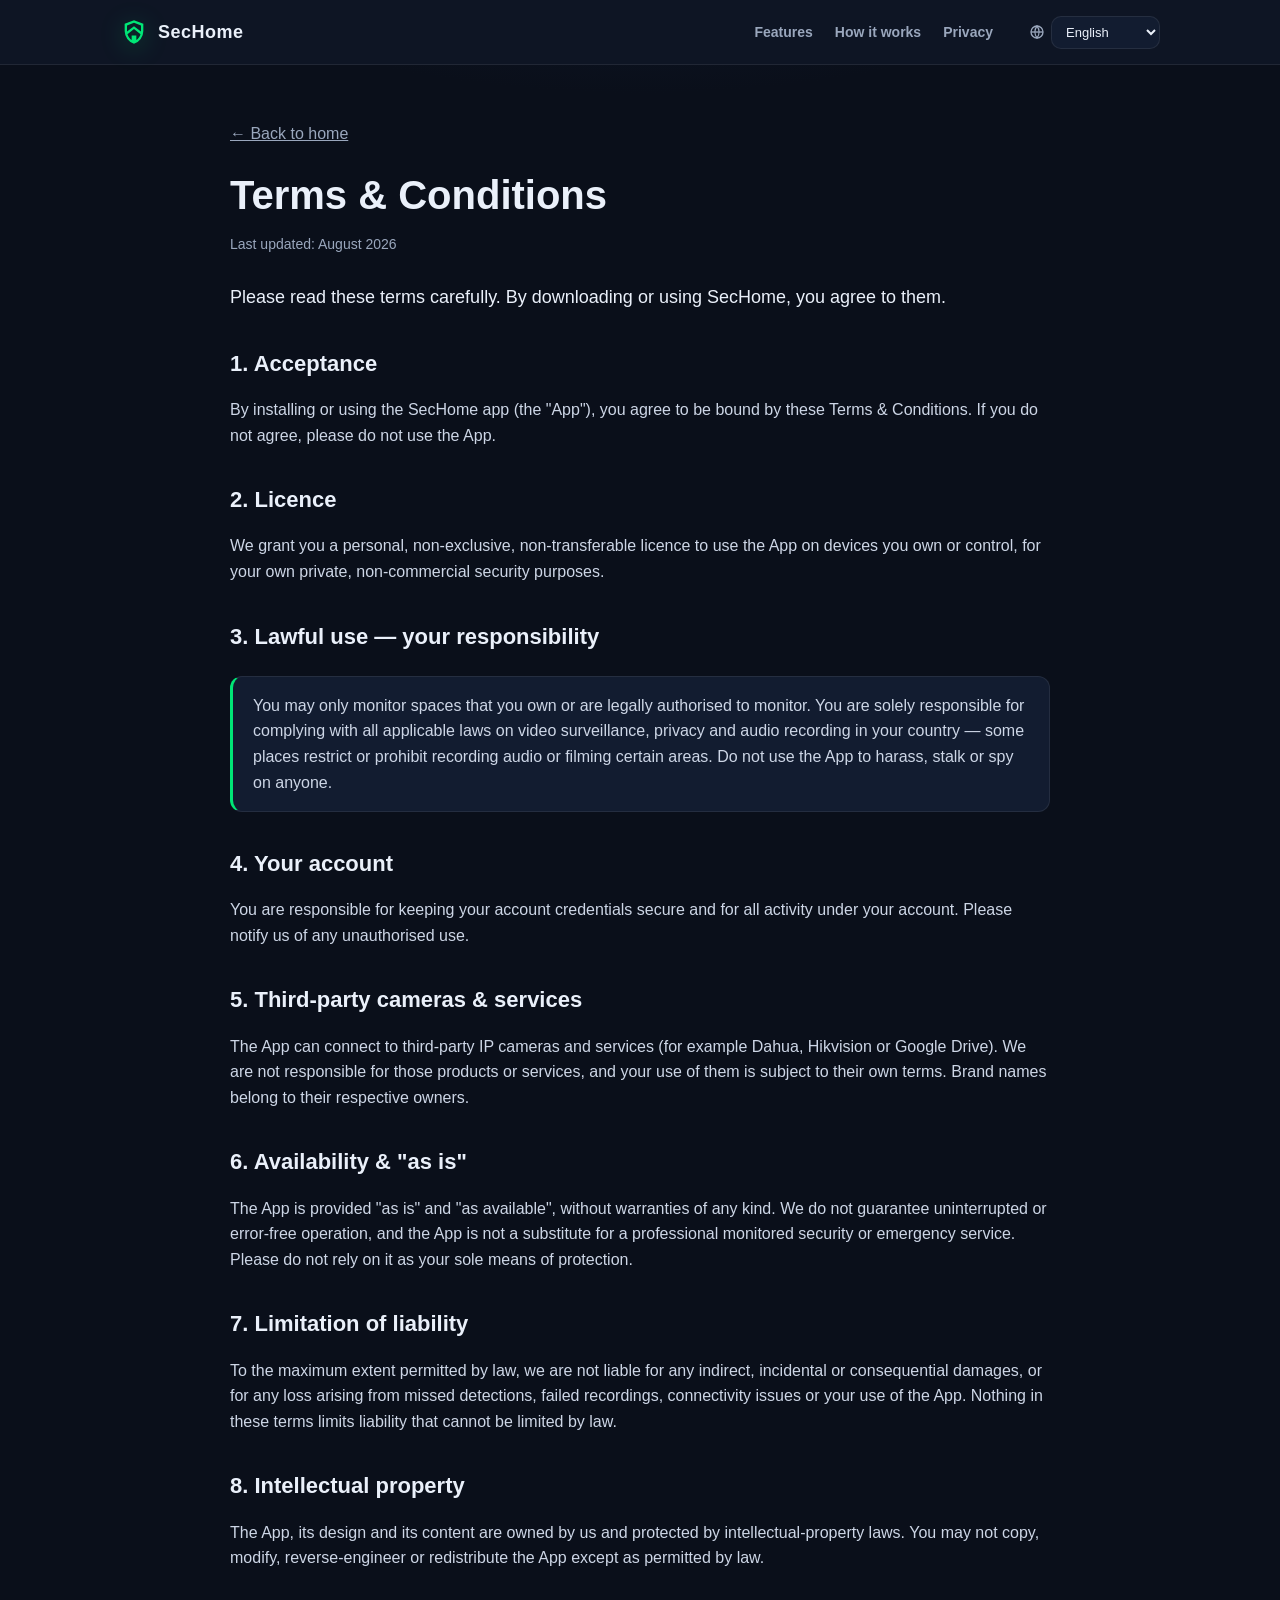
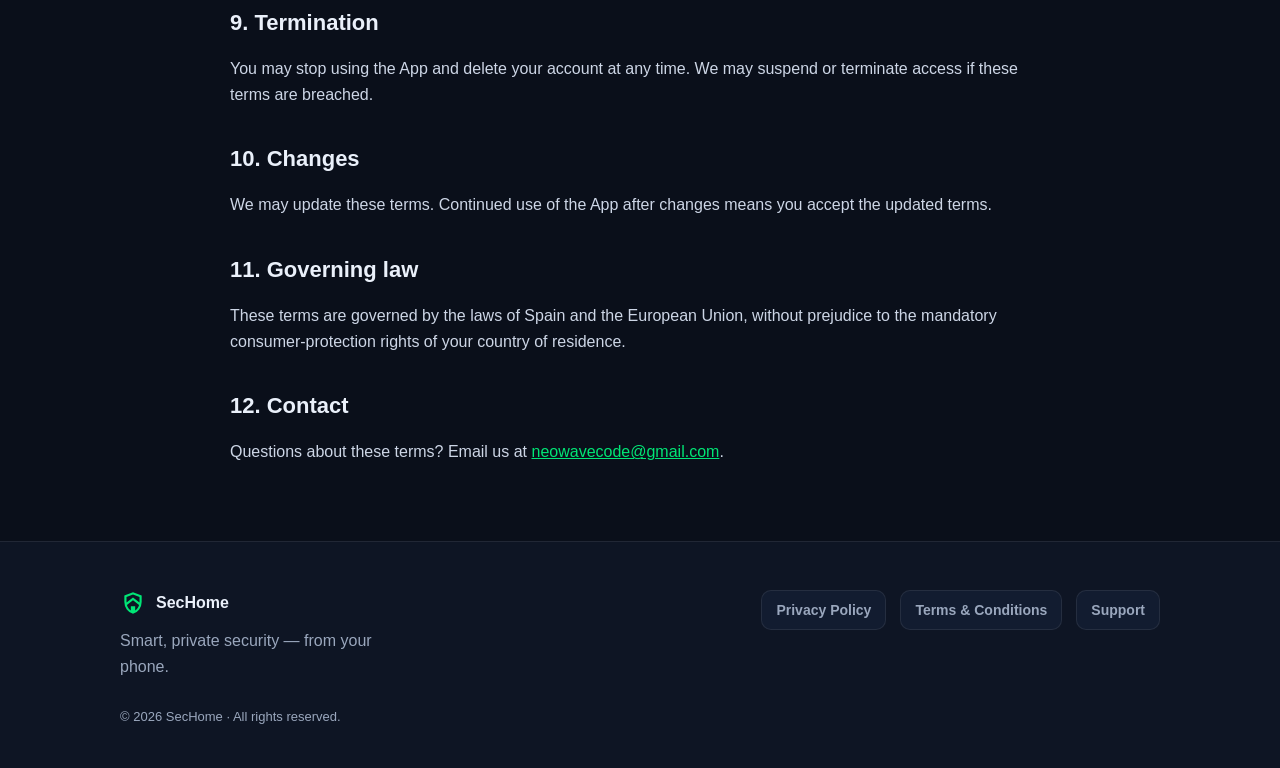
<file: terms.html>
<!doctype html>
<html lang="en">
<head>
<meta charset="utf-8">
<meta name="viewport" content="width=device-width, initial-scale=1">
<title>Terms & Conditions — SecHome</title>
<meta name="description" content="The terms for using the SecHome app.">
<link rel="icon" href="data:image/svg+xml,%3Csvg xmlns='http://www.w3.org/2000/svg' viewBox='0 -960 960 960'%3E%3Cpath fill='%2300E676' d='M480-80q-139-35-229.5-159.5T160-516v-244l320-120 320 120v244q0 152-90.5 276.5T480-80Z'/%3E%3C/svg%3E">
<link rel="stylesheet" href="assets/styles.css">
</head>
<body>

<header class="site"><div class="wrap nav">
  <a class="logo" href="index.html">
    <svg viewBox="0 -960 960 960" fill="#00E676" aria-hidden="true"><path d="M480-80q-139-35-229.5-159.5T160-516v-244l320-120 320 120v244q0 152-90.5 276.5T480-80Zm0-499L256-405q19 63 56 114.5t88 86.5v-156h160v156q51-35 88-86.5T704-405L480-579Zm0-216-240 90v189q0 5 .5 11t.5 11l239-186 239 186q0-5 .5-11t.5-11v-189l-240-90Z"/></svg>
    <b>SecHome</b>
  </a>
  <nav class="links">
    <a href="index.html#features" data-i18n="nav_features">Features</a>
    <a href="index.html#how" data-i18n="nav_how">How it works</a>
    <a href="privacy.html" data-i18n="nav_privacy">Privacy</a>
  </nav>
  <div class="langbox">
    <svg viewBox="0 0 24 24" fill="none" stroke="currentColor" stroke-width="2"><circle cx="12" cy="12" r="9"/><path d="M3 12h18"/><path d="M12 3a15 15 0 0 1 0 18 15 15 0 0 1 0-18Z"/></svg>
    <select id="langSel" aria-label="Language"></select>
  </div>
</div></header>

<main><div class="wrap"><article class="doc">
  <p><a href="index.html" style="color:var(--muted)" data-i18n="back_home">← Back to home</a></p>
  <h1 data-i18n="tc_title">Terms &amp; Conditions</h1>
  <div class="updated" data-i18n="tc_updated">Last updated: August 2026</div>
  <div data-i18n-html="tc_lead"></div>
  <h2 data-i18n="tc_s1_h"></h2><div data-i18n-html="tc_s1_b"></div>
  <h2 data-i18n="tc_s2_h"></h2><div data-i18n-html="tc_s2_b"></div>
  <h2 data-i18n="tc_s3_h"></h2><div data-i18n-html="tc_s3_b"></div>
  <h2 data-i18n="tc_s4_h"></h2><div data-i18n-html="tc_s4_b"></div>
  <h2 data-i18n="tc_s5_h"></h2><div data-i18n-html="tc_s5_b"></div>
  <h2 data-i18n="tc_s6_h"></h2><div data-i18n-html="tc_s6_b"></div>
  <h2 data-i18n="tc_s7_h"></h2><div data-i18n-html="tc_s7_b"></div>
  <h2 data-i18n="tc_s8_h"></h2><div data-i18n-html="tc_s8_b"></div>
  <h2 data-i18n="tc_s9_h"></h2><div data-i18n-html="tc_s9_b"></div>
  <h2 data-i18n="tc_s10_h"></h2><div data-i18n-html="tc_s10_b"></div>
  <h2 data-i18n="tc_s11_h"></h2><div data-i18n-html="tc_s11_b"></div>
  <h2 data-i18n="tc_s12_h"></h2><div data-i18n-html="tc_s12_b"></div>
</article></div></main>

<footer class="site"><div class="wrap">
  <div class="foot">
    <div>
      <div class="brand"><svg viewBox="0 -960 960 960" fill="#00E676" aria-hidden="true"><path d="M480-80q-139-35-229.5-159.5T160-516v-244l320-120 320 120v244q0 152-90.5 276.5T480-80Zm0-499L256-405q19 63 56 114.5t88 86.5v-156h160v156q51-35 88-86.5T704-405L480-579Zm0-216-240 90v189q0 5 .5 11t.5 11l239-186 239 186q0-5 .5-11t.5-11v-189l-240-90Z"/></svg><span>SecHome</span></div>
      <p style="color:var(--muted);max-width:34ch;margin:12px 0 0" data-i18n="footer_tagline">Smart, private security — from your phone.</p>
    </div>
    <div class="links">
      <a href="privacy.html" data-i18n="footer_privacy">Privacy Policy</a>
      <a href="terms.html" data-i18n="footer_terms">Terms & Conditions</a>
      <a href="support.html" data-i18n="footer_support">Support</a>
    </div>
  </div>
  <div class="foot-bottom">
    <span>© <span data-year>2026</span> SecHome · <span data-i18n="footer_rights">All rights reserved.</span></span>
  </div>
</div></footer>

<script src="assets/i18n.js"></script>
<script src="assets/app.js"></script>
</body>
</html>
</file>
<file: assets/styles.css>
/* SecHome — sitio web (GitHub Pages). Tema oscuro premium, verde de marca. */
:root{
  --bg:#0A0F1A;
  --bg-2:#0E1524;
  --panel:#121C30;
  --panel-2:#0F1830;
  --line:rgba(255,255,255,.08);
  --text:#EAF0FA;
  --muted:#9AA7BD;
  --brand:#00E676;
  --brand-2:#00B24A;
  --brand-ink:#04361f;
  --radius:18px;
  --maxw:1080px;
  --shadow:0 20px 60px rgba(0,0,0,.45);
  --font:-apple-system,BlinkMacSystemFont,"Segoe UI",Roboto,Helvetica,Arial,"Noto Sans",sans-serif;
}
*{box-sizing:border-box}
html{scroll-behavior:smooth}
body{
  margin:0;background:radial-gradient(1200px 600px at 50% -10%,#12203a 0%,var(--bg) 55%);
  color:var(--text);font-family:var(--font);line-height:1.6;-webkit-font-smoothing:antialiased;
}
a{color:inherit;text-decoration:none}
img{max-width:100%}
.wrap{max-width:var(--maxw);margin:0 auto;padding:0 20px}
.brandgrad{background:linear-gradient(135deg,var(--brand),var(--brand-2));-webkit-background-clip:text;background-clip:text;color:transparent}

/* Header */
header.site{position:sticky;top:0;z-index:50;backdrop-filter:blur(12px);
  background:rgba(10,15,26,.72);border-bottom:1px solid var(--line)}
.nav{display:flex;align-items:center;gap:18px;height:64px}
.logo{display:flex;align-items:center;gap:10px;font-weight:800;letter-spacing:.5px}
.logo svg{width:28px;height:28px;filter:drop-shadow(0 4px 12px rgba(0,230,118,.35))}
.logo b{font-size:18px}
.nav .links{display:flex;gap:22px;margin-left:auto}
.nav .links a{color:var(--muted);font-size:14px;font-weight:600}
.nav .links a:hover{color:var(--text)}
.langbox{display:flex;align-items:center;gap:6px;margin-left:18px}
.langbox svg{width:16px;height:16px;color:var(--muted)}
select#langSel{background:var(--panel);color:var(--text);border:1px solid var(--line);
  border-radius:10px;padding:7px 10px;font-size:13px;font-family:inherit;cursor:pointer}

/* Hero */
.hero{padding:70px 0 40px;text-align:center}
.badge{display:inline-flex;align-items:center;gap:8px;padding:7px 14px;border:1px solid var(--line);
  border-radius:999px;background:rgba(0,230,118,.08);color:var(--brand);font-size:13px;font-weight:700}
.badge .dot{width:8px;height:8px;border-radius:50%;background:var(--brand);box-shadow:0 0 12px var(--brand)}
.hero h1{font-size:clamp(34px,6vw,60px);line-height:1.05;margin:22px auto 14px;max-width:14ch;font-weight:850;letter-spacing:-1px}
.hero p.sub{color:var(--muted);font-size:clamp(16px,2.2vw,20px);max-width:56ch;margin:0 auto 26px}
.cta-row{display:flex;gap:16px;justify-content:center;flex-wrap:wrap;align-items:center}
.badge-link{display:inline-flex;transition:transform .15s ease,filter .15s ease}
.badge-link:hover{transform:translateY(-2px);filter:brightness(1.08)}
/* Ambos badges recortados a ras → mismo alto = misma altura visual. */
.badge-link img{width:auto;display:block;height:46px}
.store-soon{margin-top:12px;color:var(--muted);font-size:12px;letter-spacing:.4px;
  text-transform:uppercase;font-weight:600}
.hero .note{margin-top:14px;color:var(--muted);font-size:13px}
/* Desktop: hero a dos columnas (texto+botones a la izquierda, móvil a la derecha). */
@media (min-width:861px){
  .hero{padding:64px 0 40px}
  .hero-grid{display:grid;grid-template-columns:1.05fr .95fr;align-items:center;gap:52px;text-align:left}
  .hero-copy h1{margin:18px 0 14px;max-width:15ch}
  .hero-copy .sub{margin:0 0 26px;max-width:50ch}
  .hero-copy .cta-row{justify-content:flex-start}
  .hero-media .mock{margin:0 auto;width:300px}
}

/* Hero mockup */
.mock{margin:48px auto 0;width:260px;max-width:80%;position:relative}
.phone{border-radius:36px;background:linear-gradient(160deg,#0d1526,#0a0f1a);border:10px solid #060a13;
  box-shadow:var(--shadow);padding:0;overflow:hidden;aspect-ratio:9/19}
.phone .screen{height:100%;display:flex;flex-direction:column;background:#000;position:relative}
.phone .cam{flex:1;background:linear-gradient(180deg,#1b2a1f,#0c130e);position:relative;overflow:hidden}
.phone .cam img{position:absolute;inset:0;width:100%;height:100%;object-fit:cover}
.phone .cam .box{position:absolute;border:2px solid var(--brand);border-radius:6px;
  box-shadow:0 0 0 2px rgba(0,230,118,.2),0 0 12px rgba(0,230,118,.35);z-index:2}
.phone .cam .tag{z-index:2}
.phone .cam .tag{position:absolute;background:var(--brand);color:#04240f;font-size:9px;font-weight:800;
  padding:1px 6px;border-radius:5px}
.phone .bar{height:44px;background:#0b1120;display:flex;align-items:center;justify-content:space-around;border-top:1px solid var(--line)}
.phone .bar i{width:20px;height:20px;border-radius:6px;background:rgba(255,255,255,.14)}
.phone .bar i.on{background:var(--brand)}
.glow{position:absolute;inset:-12% -16%;z-index:-1;filter:blur(30px);
  background:radial-gradient(50% 46% at 50% 46%,rgba(0,230,118,.40),rgba(0,230,118,.14) 46%,transparent 72%)}

/* Trust strip */
.trust{display:flex;gap:14px;justify-content:center;flex-wrap:wrap;margin:44px 0 8px}
.trust .pill{display:flex;align-items:center;gap:9px;color:var(--muted);font-size:14px;font-weight:600;
  background:var(--panel);border:1px solid var(--line);padding:10px 16px;border-radius:12px}
.trust .pill svg{width:18px;height:18px;color:var(--brand)}

/* Sections */
section{padding:64px 0}
.section-h{text-align:center;max-width:60ch;margin:0 auto 44px}
.section-h h2{font-size:clamp(26px,4vw,38px);margin:0 0 12px;font-weight:820;letter-spacing:-.5px}
.section-h p{color:var(--muted);margin:0;font-size:17px}
.kicker{color:var(--brand);font-weight:800;letter-spacing:1.5px;text-transform:uppercase;font-size:12px;margin-bottom:10px}

/* Features grid */
.grid{display:grid;grid-template-columns:repeat(auto-fit,minmax(280px,1fr));gap:18px}
.card{background:linear-gradient(180deg,var(--panel),var(--panel-2));border:1px solid var(--line);
  border-radius:var(--radius);padding:24px;transition:transform .2s,border-color .2s}
.card:hover{transform:translateY(-4px);border-color:rgba(0,230,118,.35)}
.card .ic{width:46px;height:46px;border-radius:12px;display:flex;align-items:center;justify-content:center;
  background:rgba(0,230,118,.12);margin-bottom:16px}
.card .ic svg{width:24px;height:24px;color:var(--brand)}
.card h3{margin:0 0 8px;font-size:18px;font-weight:750}
.card p{margin:0;color:var(--muted);font-size:15px}

/* How it works */
.steps{display:grid;grid-template-columns:repeat(auto-fit,minmax(240px,1fr));gap:22px}
.step{text-align:center;padding:10px}
.step .num{width:52px;height:52px;border-radius:50%;margin:0 auto 16px;display:flex;align-items:center;justify-content:center;
  font-weight:850;font-size:20px;color:var(--brand-ink);background:linear-gradient(135deg,var(--brand),var(--brand-2));
  box-shadow:0 8px 24px rgba(0,230,118,.35)}
.step h3{margin:0 0 8px;font-size:19px}
.step p{margin:0;color:var(--muted);font-size:15px}

/* Privacy teaser */
.privacy-teaser{background:linear-gradient(135deg,rgba(0,230,118,.10),rgba(0,178,74,.04));
  border:1px solid rgba(0,230,118,.25);border-radius:24px;padding:44px;text-align:center}
.privacy-teaser .ic{width:64px;height:64px;border-radius:18px;margin:0 auto 20px;display:flex;align-items:center;justify-content:center;
  background:rgba(0,230,118,.15)}
.privacy-teaser .ic svg{width:34px;height:34px;color:var(--brand)}
.privacy-teaser h2{margin:0 0 12px;font-size:clamp(24px,3.5vw,32px)}
.privacy-teaser p{color:var(--muted);max-width:60ch;margin:0 auto 22px;font-size:17px}
.btn{display:inline-flex;align-items:center;gap:8px;padding:13px 24px;border-radius:12px;font-weight:750;
  background:linear-gradient(135deg,var(--brand),var(--brand-2));color:var(--brand-ink);border:none;cursor:pointer;font-size:15px}
.btn:hover{filter:brightness(1.05)}
.btn.ghost{background:transparent;color:var(--text);border:1px solid var(--line)}

/* Legal / content pages */
.doc{max-width:820px;margin:0 auto;padding:40px 0 20px}
.doc h1{font-size:clamp(28px,5vw,40px);margin:0 0 6px;font-weight:850}
.doc .updated{color:var(--muted);font-size:14px;margin-bottom:28px}
.doc h2{font-size:22px;margin:34px 0 10px;font-weight:760}
.doc p,.doc li{color:#cdd6e6;font-size:16px}
.doc ul{padding-left:22px}
.doc li{margin:6px 0}
.doc a{color:var(--brand);text-decoration:underline}
.doc .lead{font-size:18px;color:var(--text)}
.callout{background:var(--panel);border:1px solid var(--line);border-left:3px solid var(--brand);
  border-radius:12px;padding:16px 20px;margin:22px 0}
.callout p{margin:0}

/* Support */
.faq{max-width:820px;margin:0 auto}
.faq details{background:var(--panel);border:1px solid var(--line);border-radius:14px;padding:4px 20px;margin:12px 0}
.faq summary{cursor:pointer;font-weight:700;padding:16px 0;list-style:none;font-size:16px}
.faq summary::-webkit-details-marker{display:none}
.faq summary::after{content:"+";float:right;color:var(--brand);font-weight:800;font-size:20px;line-height:1}
.faq details[open] summary::after{content:"–"}
.faq details p{color:var(--muted);margin:0 0 16px;font-size:15px}
.contact-card{background:linear-gradient(135deg,rgba(0,230,118,.10),transparent);border:1px solid rgba(0,230,118,.25);
  border-radius:20px;padding:32px;text-align:center;max-width:560px;margin:0 auto 40px}
.contact-card h2{margin:0 0 8px}
.contact-card a.mail{display:inline-block;margin-top:12px;font-size:20px;font-weight:800;color:var(--brand)}

/* Footer */
footer.site{border-top:1px solid var(--line);background:var(--bg-2);padding:48px 0 40px;margin-top:40px}
.foot{display:flex;flex-wrap:wrap;gap:24px;align-items:flex-start;justify-content:space-between}
.foot .brand{display:flex;align-items:center;gap:10px;font-weight:800}
.foot .brand svg{width:26px;height:26px}
.foot .links{display:flex;gap:14px;flex-wrap:wrap}
.foot .links a{color:var(--muted);font-weight:600;font-size:14px;padding:8px 14px;border:1px solid var(--line);
  border-radius:10px;background:var(--panel)}
.foot .links a:hover{color:var(--text);border-color:rgba(0,230,118,.35)}
.foot-bottom{margin-top:28px;color:var(--muted);font-size:13px;display:flex;justify-content:space-between;flex-wrap:wrap;gap:10px}
.foot-bottom a{color:var(--brand)}

@media (max-width:640px){
  .nav .links{display:none}
  .hero{padding:48px 0 24px}
  section{padding:48px 0}
  .privacy-teaser{padding:30px 20px}
}

/* ===== ZONA CLARA: hero (bien contrastado). Cabecera oscura (color del footer) y de "Funciones" abajo, oscuro. ===== */
header.site{background:var(--bg-2);border-bottom:1px solid var(--line)}

.hero{color:#0e1626;background:
  radial-gradient(58% 48% at 50% -12%,rgba(0,230,118,.10),transparent 60%),
  linear-gradient(180deg,#f7fafc 0%,#e9eef5 100%)}
.hero h1{color:#0b1220}
.hero p.sub{color:#55617a}
.hero .badge{background:rgba(0,230,118,.14);border-color:rgba(0,175,88,.38);color:#0a8f4c}
.hero .store-soon,.hero .note{color:#6b7688}
.hero .trust .pill{background:#fff;border-color:#e3e9f2;color:#3c4658;box-shadow:0 1px 3px rgba(16,24,40,.05)}
.hero .trust .pill svg{color:var(--brand-2)}
</file>
